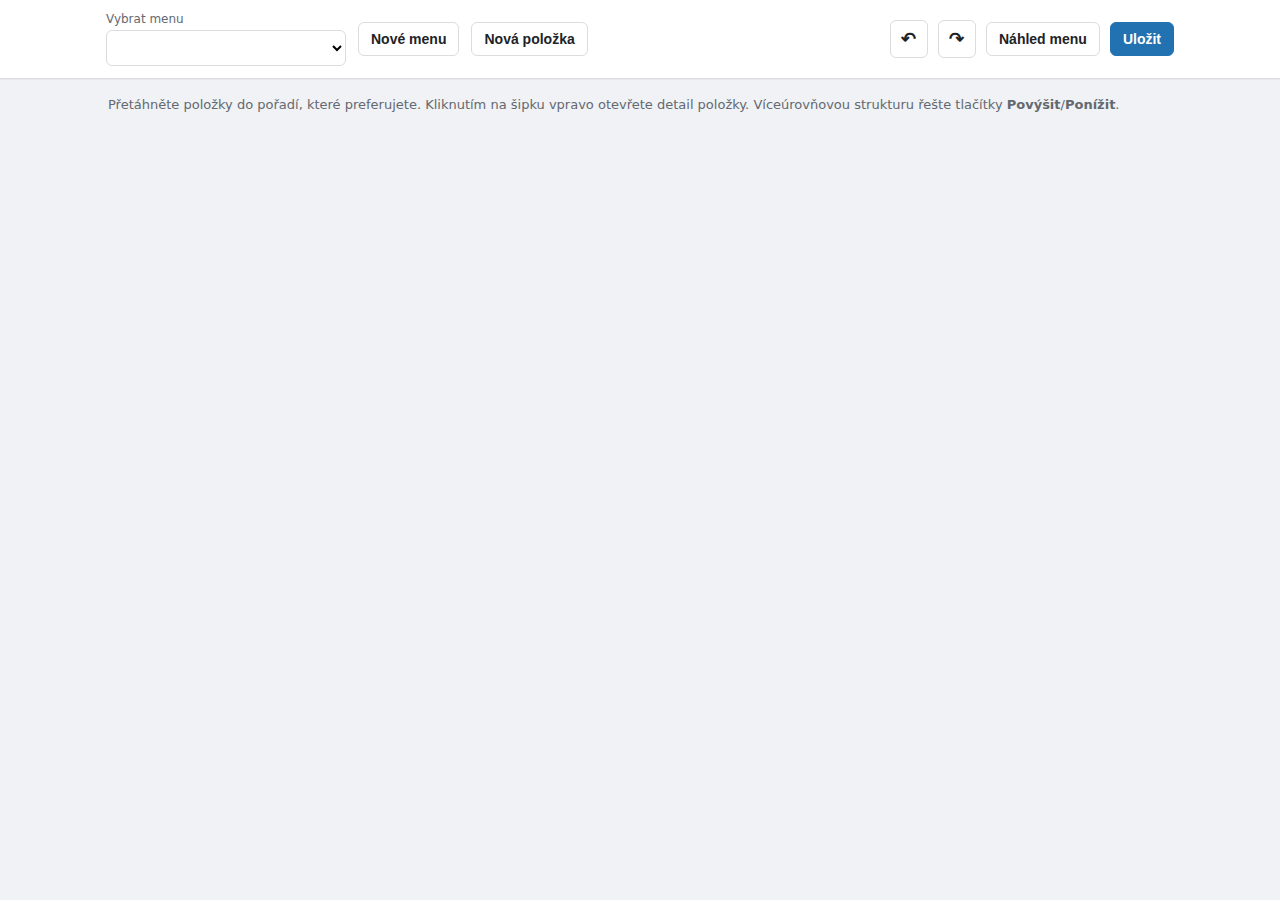
<file: menu/index.html>
<!DOCTYPE html>
<html lang="cs">
<head>
  <meta charset="utf-8" />
  <meta name="viewport" content="width=device-width,initial-scale=1" />
  <title>Menu</title>
  <link rel="icon" href="data:," />
  <link rel="stylesheet" href="styles.css" />
</head>
<body>
  <div class="topbar">
    <div class="inner">
      <div class="field">
        <label for="menuSelect">Vybrat menu</label>
        <select id="menuSelect"></select>
      </div>

      <button class="btn" id="newMenuBtn" title="Vytvořit nové menu">Nové menu</button>
      <button class="btn" id="newItemBtn" title="Přidat položku do aktuálního menu">Nová položka</button>

      <div class="spacer"></div>

      <div class="top-actions-right">
        <button class="btn icon-only" id="undoBtn" title="Zpět" aria-label="Zpět">
          <span aria-hidden="true">↶</span>
        </button>
        <button class="btn icon-only" id="redoBtn" title="Znovu" aria-label="Znovu">
          <span aria-hidden="true">↷</span>
        </button>
        <button class="btn" id="previewBtn">Náhled menu</button>
        <button class="btn primary" id="saveBtn">Uložit</button>
      </div>
    </div>
  </div>

  <div class="wrap">
    <div class="notice">
      Přetáhněte položky do pořadí, které preferujete. Kliknutím na šipku vpravo otevřete detail položky.
      Víceúrovňovou strukturu řešte tlačítky <b>Povýšit</b>/<b>Ponížit</b>.
    </div>

    <div id="list" class="list"></div>
  </div>

  <div id="trashDropzone" class="trash-dropzone" aria-hidden="true">
    <div class="trash-icon" aria-hidden="true">🗑️</div>
    <div>
      <strong>Přetáhněte sem pro smazání položky</strong>
      <div>Po puštění bude odstraněna položka i její podřízené položky.</div>
    </div>
  </div>

  <div id="modalBackdrop" class="modal-backdrop" hidden></div>

  <div id="newMenuModal" class="modal" role="dialog" aria-modal="true" aria-labelledby="newMenuTitle" hidden>
    <div class="modal-head">
      <h2 id="newMenuTitle">Nové menu</h2>
      <button type="button" class="icon-close" data-close-modal="newMenuModal" aria-label="Zavřít">×</button>
    </div>
    <form id="newMenuForm" class="modal-body">
      <div>
        <label for="newMenuName">Název</label>
        <input id="newMenuName" name="name" type="text" required placeholder="Např. Hlavní menu" />
      </div>
      <div>
        <label for="newMenuId">ID</label>
        <input id="newMenuId" name="id" type="text" readonly />
      </div>
      <div>
        <label for="newMenuLocation">Umístění menu</label>
        <select id="newMenuLocation" name="location">
          <option value="header">Záhlaví</option>
          <option value="footer">Zápatí</option>
        </select>
      </div>
      <div>
        <label for="newMenuDepth">Max-depth</label>
        <input id="newMenuDepth" name="maxDepth" type="number" min="0" max="10" value="2" required />
      </div>
      <div class="modal-actions">
        <button type="button" class="btn" data-close-modal="newMenuModal">Zrušit</button>
        <button type="submit" class="btn primary">Vytvořit menu</button>
      </div>
    </form>
  </div>

  <div id="previewModal" class="modal preview-modal" role="dialog" aria-modal="true" aria-labelledby="previewTitle" hidden>
    <div class="modal-head">
      <h2 id="previewTitle">Náhled menu</h2>
      <button type="button" class="icon-close" data-close-modal="previewModal" aria-label="Zavřít">×</button>
    </div>
    <div id="previewContent" class="modal-body"></div>
  </div>

  <div id="toast" class="toast"></div>

  <script src="app.js"></script>
</body>
</html>
</file>
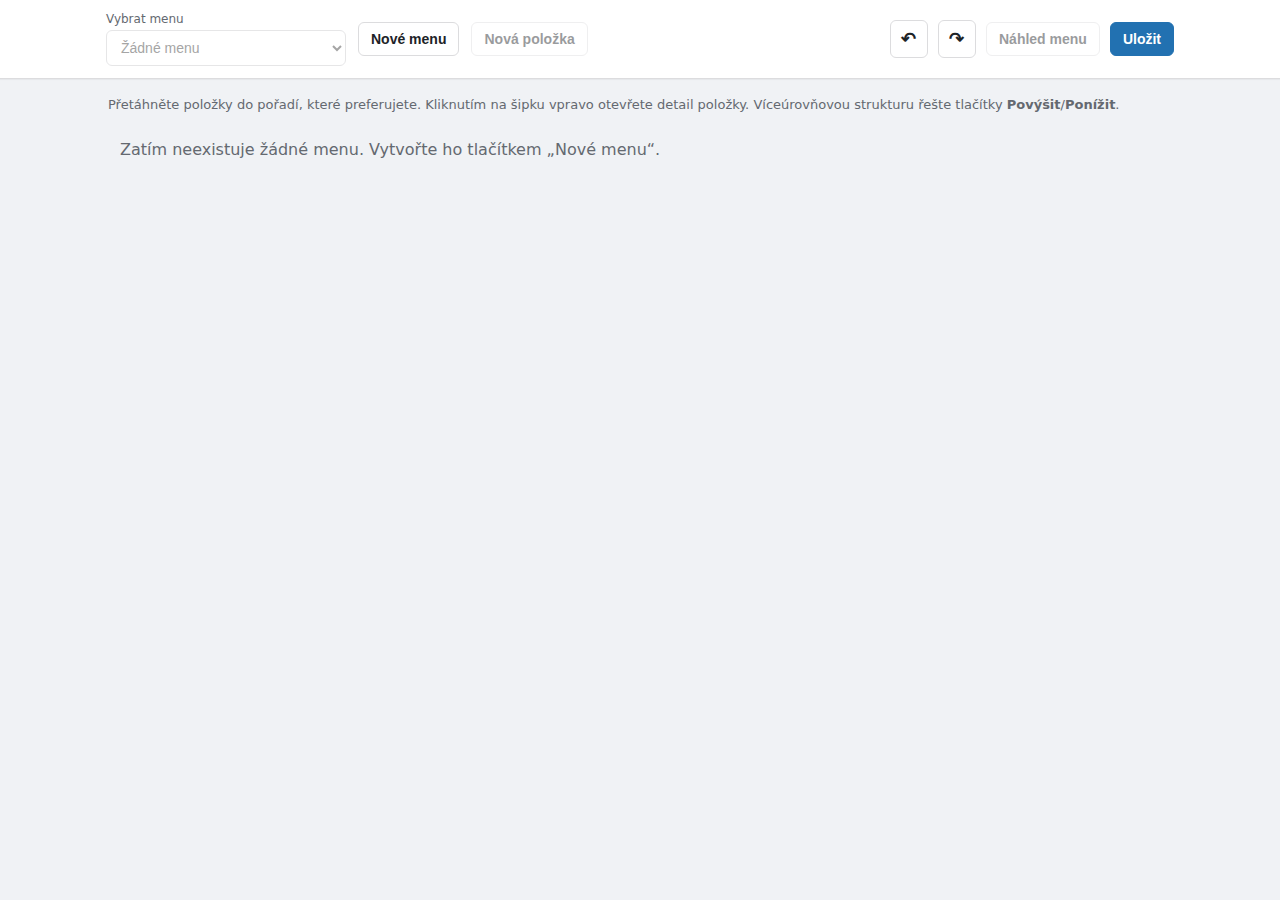
<file: menu2/index.html>
<!DOCTYPE html>
<html lang="cs">
<head>
  <meta charset="utf-8" />
  <meta name="viewport" content="width=device-width,initial-scale=1" />
  <title>Menu</title>
  <link rel="icon" href="data:," />
  <link rel="stylesheet" href="styles.css" />
</head>
<body>
  <div class="topbar">
    <div class="inner">
      <div class="field">
        <label for="menuSelect">Vybrat menu</label>
        <select id="menuSelect"></select>
      </div>

      <button class="btn" id="newMenuBtn" title="Vytvořit nové menu">Nové menu</button>
      <button class="btn" id="newItemBtn" title="Přidat položku do aktuálního menu">Nová položka</button>

      <div class="spacer"></div>

      <div class="top-actions-right">
        <button class="btn icon-only" id="undoBtn" title="Zpět" aria-label="Zpět">
          <span aria-hidden="true">↶</span>
        </button>
        <button class="btn icon-only" id="redoBtn" title="Znovu" aria-label="Znovu">
          <span aria-hidden="true">↷</span>
        </button>
        <button class="btn" id="previewBtn">Náhled menu</button>
        <button class="btn primary" id="saveBtn">Uložit</button>
      </div>
    </div>
  </div>

  <div class="wrap">
    <div class="notice">
      Přetáhněte položky do pořadí, které preferujete. Kliknutím na šipku vpravo otevřete detail položky.
      Víceúrovňovou strukturu řešte tlačítky <b>Povýšit</b>/<b>Ponížit</b>.
    </div>

    <div id="list" class="list"></div>
  </div>

  <div id="trashDropzone" class="trash-dropzone" aria-hidden="true">
    <div class="trash-icon" aria-hidden="true">🗑️</div>
    <div>
      <strong>Přetáhněte sem pro smazání položky</strong>
      <div>Po puštění bude odstraněna položka i její podřízené položky.</div>
    </div>
  </div>

  <div id="modalBackdrop" class="modal-backdrop" hidden></div>

  <div id="newMenuModal" class="modal" role="dialog" aria-modal="true" aria-labelledby="newMenuTitle" hidden>
    <div class="modal-head">
      <h2 id="newMenuTitle">Nové menu</h2>
      <button type="button" class="icon-close" data-close-modal="newMenuModal" aria-label="Zavřít">×</button>
    </div>
    <form id="newMenuForm" class="modal-body">
      <div>
        <label for="newMenuName">Název</label>
        <input id="newMenuName" name="name" type="text" required placeholder="Např. Hlavní menu" />
      </div>
      <div>
        <label for="newMenuId">ID</label>
        <input id="newMenuId" name="id" type="text" readonly />
      </div>
      <div>
        <label for="newMenuLocation">Umístění menu</label>
        <select id="newMenuLocation" name="location">
          <option value="header">Záhlaví</option>
          <option value="footer">Zápatí</option>
        </select>
      </div>
      <div>
        <label for="newMenuDepth">Max-depth</label>
        <input id="newMenuDepth" name="maxDepth" type="number" min="0" max="10" value="2" required />
      </div>
      <div class="modal-actions">
        <button type="button" class="btn" data-close-modal="newMenuModal">Zrušit</button>
        <button type="submit" class="btn primary">Vytvořit menu</button>
      </div>
    </form>
  </div>


  <div id="unsavedChangesModal" class="modal confirm-modal" role="dialog" aria-modal="true" aria-labelledby="unsavedChangesTitle" hidden>
    <div class="modal-head">
      <h2 id="unsavedChangesTitle">Neuložené úpravy</h2>
      <button type="button" class="icon-close" data-close-modal="unsavedChangesModal" aria-label="Zavřít">×</button>
    </div>
    <div class="modal-body">
      <p class="confirm-text">Máte neuložené změny. Přejete si je uložit, nebo zahodit?</p>
      <div class="modal-actions">
        <button type="button" class="btn primary" id="saveAndSwitchBtn">Uložit</button>
        <button type="button" class="btn" id="discardAndSwitchBtn">Zahodit změny</button>
      </div>
    </div>
  </div>

  <div id="previewModal" class="modal preview-modal" role="dialog" aria-modal="true" aria-labelledby="previewTitle" hidden>
    <div class="modal-head">
      <h2 id="previewTitle">Náhled menu</h2>
      <button type="button" class="icon-close" data-close-modal="previewModal" aria-label="Zavřít">×</button>
    </div>
    <div id="previewContent" class="modal-body"></div>
  </div>

  <div id="toast" class="toast"></div>

  <script src="app.js"></script>
</body>
</html>
</file>
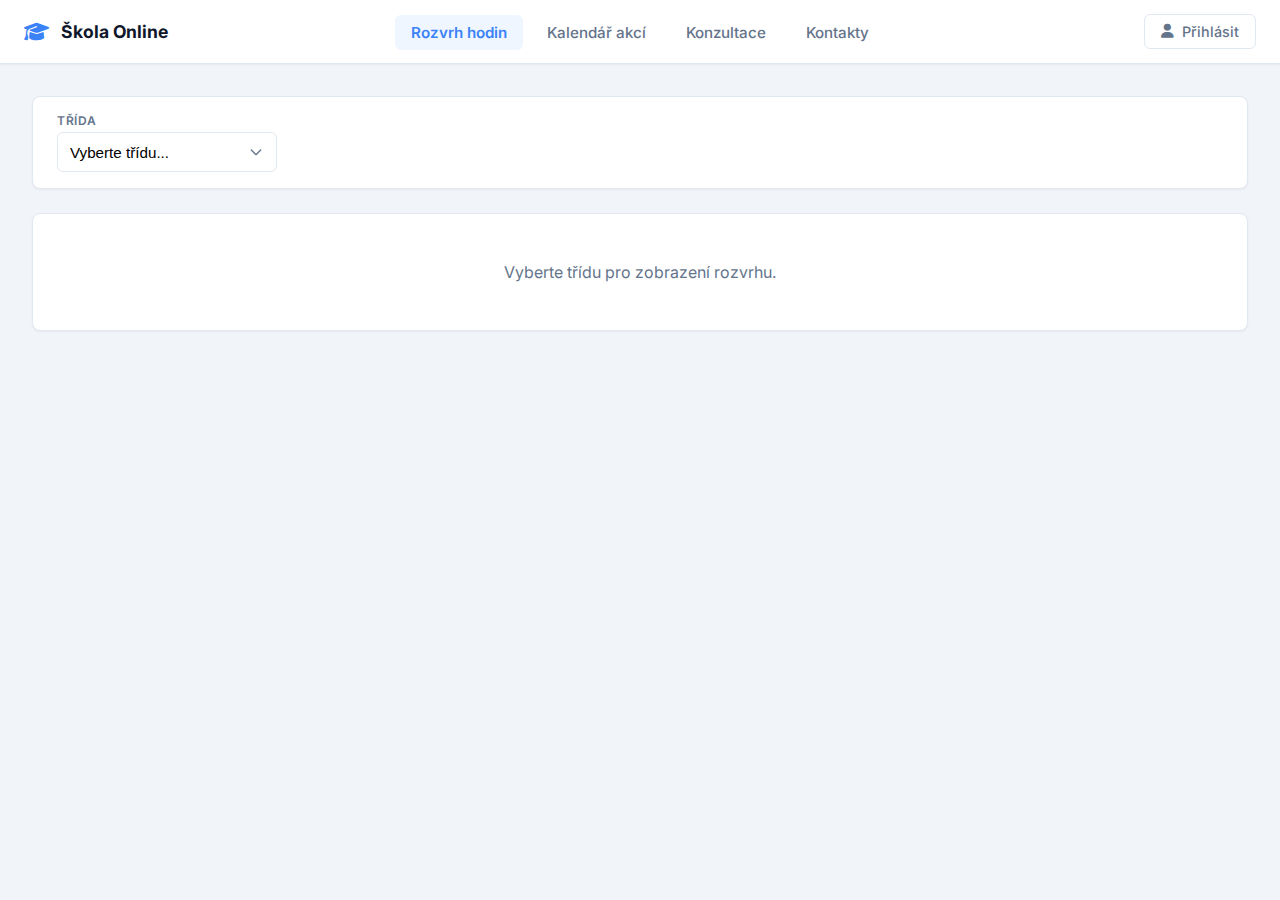
<file: portal/index.html>
<!DOCTYPE html>
<html lang="cs">

<head>
    <meta charset="UTF-8">
    <meta name="viewport" content="width=device-width, initial-scale=1.0">
    <title>Školní Informační Systém</title>
    <link rel="preconnect" href="https://fonts.googleapis.com">
    <link rel="preconnect" href="https://fonts.gstatic.com" crossorigin>
    <link href="https://fonts.googleapis.com/css2?family=Inter:wght@300;400;500;600;700&display=swap" rel="stylesheet">
    <link rel="stylesheet" href="css/style.css">
    <link rel="stylesheet" href="https://cdnjs.cloudflare.com/ajax/libs/font-awesome/6.4.0/css/all.min.css">
</head>

<body>
    <div class="app-container">
        <!-- Main Content Area (Full Width) -->
        <main class="main-content">
            <!-- Header -->
            <header class="top-bar">
                <div class="logo-area">
                    <i class="fa-solid fa-graduation-cap"></i>
                    <span>Škola Online</span>
                </div>

                <!-- Main Navigation (Centered) -->
                <nav class="main-nav">
                    <ul>
                        <li class="active" data-tab="schedule">
                            <a href="#">Rozvrh hodin</a>
                        </li>
                        <li data-tab="events">
                            <a href="#">Kalendář akcí</a>
                        </li>
                        <li data-tab="consultations">
                            <a href="#">Konzultace</a>
                        </li>
                        <li data-tab="contacts">
                            <a href="#">Kontakty</a>
                        </li>
                    </ul>
                </nav>

                <!-- Right Side: Date & Login -->
                <div class="header-actions">
                    <a href="admin.html" class="btn-login">
                        <i class="fa-solid fa-user"></i> Přihlásit
                    </a>
                </div>
            </header>

            <!-- Views -->
            <div class="content-wrapper">
                <div id="view-schedule" class="view active">
                    <div class="filters-panel">
                        <div class="filter-group">
                            <label for="class-select">Třída</label>
                            <div class="select-wrapper">
                                <select id="class-select">
                                    <option value="">Vyberte třídu...</option>
                                    <!-- Populated by JS -->
                                </select>
                            </div>
                        </div>

                        <div class="filter-group" id="schedule-mode-filter" style="display: none;">
                            <label>Typ rozvrhu</label>
                            <div class="seg-control">
                                <label>
                                    <input type="radio" name="schedule-mode" value="permanent">
                                    <span>Stálý</span>
                                </label>
                                <label>
                                    <input type="radio" name="schedule-mode" value="current" checked>
                                    <span>Tento týden</span>
                                </label>
                                <label>
                                    <input type="radio" name="schedule-mode" value="next">
                                    <span>Příští týden</span>
                                </label>
                            </div>
                        </div>
                    </div>

                    <div class="schedule-grid-container">
                        <div class="schedule-header">
                            <div class="time-header empty"></div>
                            <!-- Hours generated by JS -->
                        </div>
                        <div class="schedule-body" id="schedule-body">
                            <!-- Days and Cells generated by JS -->
                        </div>
                    </div>
                </div>

                <div id="view-events" class="view">
                    <div class="controls-bar"
                        style="justify-content: center; border: none; box-shadow: none; background: transparent;">
                        <div class="calendar-controls">
                            <button class="btn-secondary" id="cal-prev"><i
                                    class="fa-solid fa-chevron-left"></i></button>
                            <h2 id="calendar-month-year">Únor 2026</h2>
                            <button class="btn-secondary" id="cal-next"><i
                                    class="fa-solid fa-chevron-right"></i></button>
                        </div>
                    </div>
                    <div class="calendar-layout">
                        <div class="calendar-main">
                            <div class="calendar-grid" id="calendar-grid">
                                <!-- Calendar generated by JS -->
                            </div>
                        </div>
                        <div class="events-sidebar">
                            <div class="events-list" id="events-list">
                                <h3>Nadcházející akce</h3>
                                <!-- List items generated by JS -->
                            </div>
                        </div>
                    </div>
                </div>

                <div id="view-consultations" class="view">
                    <h2 class="section-title">Konzultační hodiny</h2>
                    <div class="staff-grid" id="consultations-grid">
                        <!-- Cards generated by JS -->
                    </div>
                </div>

                <div id="view-contacts" class="view">
                    <h2 class="section-title">Kontakty na vyučující</h2>
                    <div class="staff-grid" id="contacts-grid">
                        <!-- Cards generated by JS -->
                    </div>
                </div>
            </div>
        </main>

        <!-- Detail Sidebar (Overlay) -->
        <div class="detail-overlay" id="detail-overlay">
            <div class="detail-sidebar">
                <button class="close-btn" id="close-detail"><i class="fa-solid fa-xmark"></i></button>
                <div id="detail-content">
                    <!-- Content injected by JS -->
                </div>
            </div>
        </div>
    </div>

    <script src="js/mock-data.js"></script>
    <script src="js/app.js"></script>
</body>

</html>
</file>
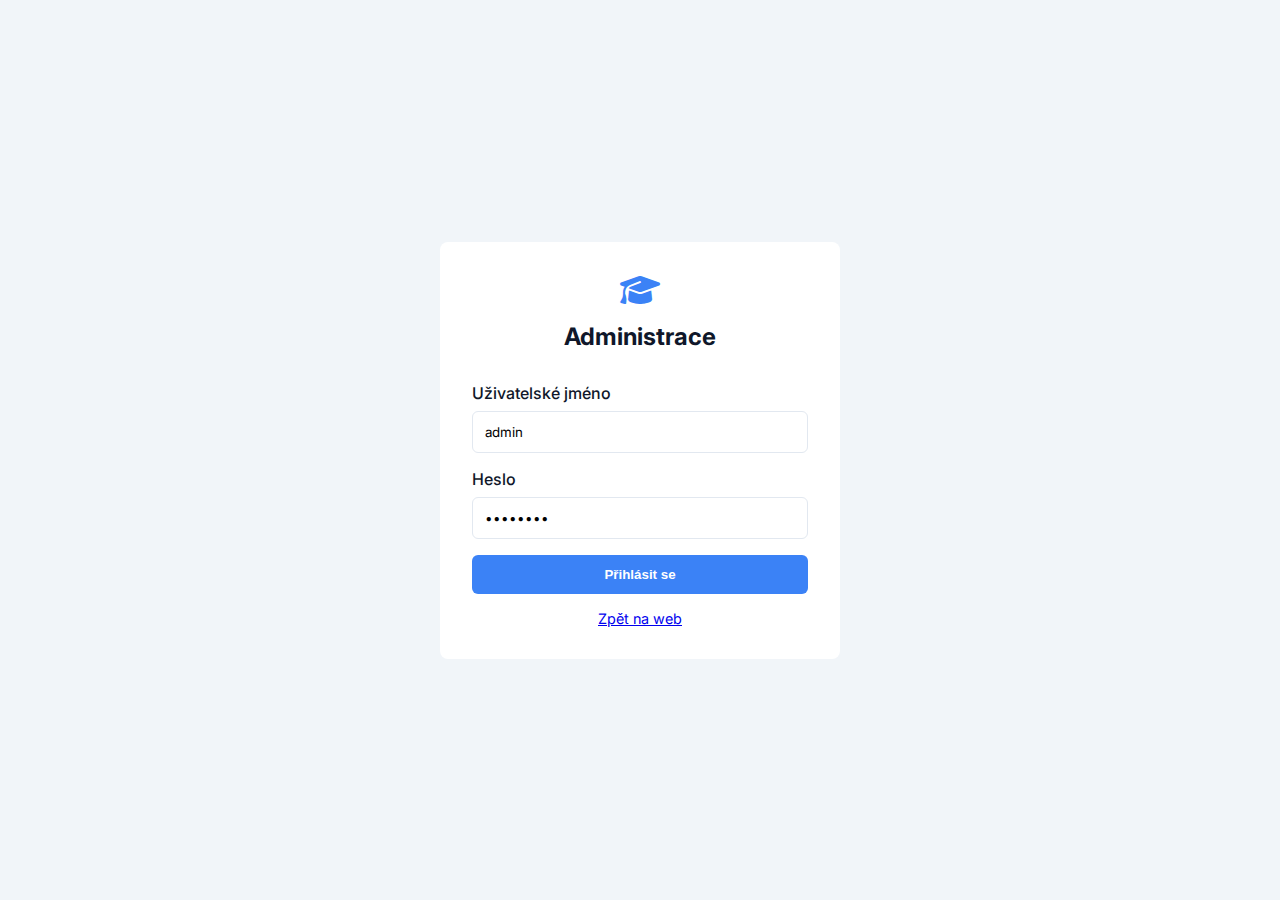
<file: portal/admin.html>
<!DOCTYPE html>
<html lang="cs">

<head>
    <meta charset="UTF-8">
    <meta name="viewport" content="width=device-width, initial-scale=1.0">
    <title>Administrace - Školní Informační Systém</title>
    <link rel="preconnect" href="https://fonts.googleapis.com">
    <link href="https://fonts.googleapis.com/css2?family=Inter:wght@300;400;500;600;700&display=swap" rel="stylesheet">
    <link rel="stylesheet" href="css/style.css">
    <link rel="stylesheet" href="https://cdnjs.cloudflare.com/ajax/libs/font-awesome/6.4.0/css/all.min.css">
    <style>
        .admin-login-container {
            display: flex;
            align-items: center;
            justify-content: center;
            height: 100vh;
            background: #f1f5f9;
        }

        .login-card {
            background: white;
            padding: 2rem;
            border-radius: var(--radius-lg);
            box-shadow: var(--shadow-lg);
            width: 100%;
            max-width: 400px;
        }

        .form-group {
            margin-bottom: 1rem;
        }

        .form-group label {
            display: block;
            margin-bottom: 0.5rem;
            font-weight: 500;
        }

        .form-group input {
            width: 100%;
            padding: 0.75rem;
            border: 1px solid var(--border-color);
            border-radius: var(--radius-md);
            font-family: inherit;
        }

        .btn-primary {
            width: 100%;
            padding: 0.75rem;
            background: var(--primary-color);
            color: white;
            border: none;
            border-radius: var(--radius-md);
            font-weight: 600;
            cursor: pointer;
            transition: background 0.2s;
        }

        .btn-primary:hover {
            background: var(--primary-dark);
        }

        /* Admin Dashboard Styles */
        .admin-dashboard {
            display: none;
            padding: 2rem;
            max-width: 1200px;
            margin: 0 auto;
        }

        .dashboard-grid {
            display: grid;
            grid-template-columns: repeat(auto-fit, minmax(300px, 1fr));
            gap: 1.5rem;
            margin-bottom: 2rem;
        }

        .stat-card {
            background: white;
            padding: 1.5rem;
            border-radius: var(--radius-lg);
            box-shadow: var(--shadow-sm);
            border: 1px solid var(--border-color);
        }

        .stat-card h3 {
            color: var(--text-muted);
            font-size: 0.9rem;
            margin-bottom: 0.5rem;
        }

        .stat-value {
            font-size: 2rem;
            font-weight: 700;
            color: var(--primary-color);
        }

        .action-list {
            display: flex;
            flex-direction: column;
            gap: 1rem;
        }

        .log-viewer {
            background: #1e293b;
            color: #e2e8f0;
            padding: 1rem;
            border-radius: var(--radius-md);
            font-family: monospace;
            height: 400px;
            overflow-y: auto;
            white-space: pre-wrap;
            font-size: 0.85rem;
        }

        .nav-admin {
            display: flex;
            justify-content: space-between;
            align-items: center;
            margin-bottom: 2rem;
        }

        .status-badge {
            display: inline-flex;
            align-items: center;
            gap: 0.5rem;
            padding: 0.25rem 0.75rem;
            border-radius: 999px;
            font-size: 0.85rem;
            font-weight: 500;
        }

        .status-ok {
            background: #dcfce7;
            color: #166534;
        }

        .status-err {
            background: #fee2e2;
            color: #991b1b;
        }
    </style>
</head>

<body>

    <!-- Login Screen -->
    <div class="admin-login-container" id="login-screen">
        <div class="login-card">
            <div style="text-align: center; margin-bottom: 2rem;">
                <i class="fa-solid fa-graduation-cap" style="font-size: 2rem; color: var(--primary-color);"></i>
                <h2 style="margin-top: 1rem;">Administrace</h2>
            </div>
            <form id="login-form">
                <div class="form-group">
                    <label>Uživatelské jméno</label>
                    <input type="text" value="admin" id="username">
                </div>
                <div class="form-group">
                    <label>Heslo</label>
                    <input type="password" value="password" id="password">
                </div>
                <button type="submit" class="btn-primary">Přihlásit se</button>
            </form>
            <p style="text-align: center; margin-top: 1rem; font-size: 0.9rem; color: var(--text-muted);">
                <a href="index.html">Zpět na web</a>
            </p>
        </div>
    </div>

    <!-- Dashboard -->
    <div class="admin-dashboard" id="dashboard">
        <div class="nav-admin">
            <h2><i class="fa-solid fa-gauge-high"></i> Dashboard</h2>
            <div style="display: flex; gap: 1rem; align-items: center;">
                <span>Přihlášen: <strong>admin</strong></span>
                <button class="btn-secondary" id="logout-btn" title="Odhlásit"><i
                        class="fa-solid fa-right-from-bracket"></i></button>
            </div>
        </div>

        <div class="dashboard-grid">
            <div class="stat-card">
                <h3>Stav databáze</h3>
                <div class="status-badge status-ok"><i class="fa-solid fa-check"></i> Připojeno</div>
            </div>
            <div class="stat-card">
                <h3>Poslední import</h3>
                <div style="font-size: 1.2rem; font-weight: 600;">Dnes, 02:10</div>
                <small style="color: var(--text-muted);">Automatický běh (CRON)</small>
            </div>
            <div class="stat-card">
                <h3>Chybovost</h3>
                <div class="stat-value" style="color: #22c55e;">0%</div>
                <small>Za posledních 24h</small>
            </div>
        </div>

        <div class="dashboard-grid" style="grid-template-columns: 1fr 2fr;">
            <!-- Actions -->
            <div class="stat-card">
                <h3 style="margin-bottom: 1rem;">Ruční synchronizace</h3>
                <div class="action-list">
                    <div class="form-group">
                        <label>Vyberte typ importu</label>
                        <select id="import-type"
                            style="width: 100%; padding: 0.5rem; margin-bottom: 0.5rem; border-radius: var(--radius-md); border: 1px solid var(--border-color);">
                            <option value="timetable_permanent">Stálý rozvrh</option>
                            <option value="timetable_actual">Aktuální rozvrh</option>
                            <option value="events">Kalendář akcí</option>
                            <option value="staff">Zaměstnanci</option>
                        </select>
                    </div>
                    <button class="btn-primary" id="run-import-btn"><i class="fa-solid fa-rotate"></i> Spustit
                        import</button>
                </div>
            </div>

            <!-- Log Viewer -->
            <div class="stat-card">
                <div style="display: flex; justify-content: space-between; margin-bottom: 1rem;">
                    <h3>Logy aplikace (Tail)</h3>
                    <select id="log-file-select" style="padding: 0.2rem; font-size: 0.8rem;">
                        <option value="import_timetable.log">import_timetable.log</option>
                        <option value="import_events.log">import_events.log</option>
                        <option value="app_error.log">app_error.log</option>
                    </select>
                </div>
                <div class="log-viewer" id="log-content">Načítám logy...</div>
            </div>
        </div>
    </div>

    <script src="js/mock-data.js"></script>
    <script>
        // Simple Admin Logic embedded or linked
        const loginScreen = document.getElementById('login-screen');
        const dashboard = document.getElementById('dashboard');
        const loginForm = document.getElementById('login-form');
        const logoutBtn = document.getElementById('logout-btn');
        const runImportBtn = document.getElementById('run-import-btn');
        const logContent = document.getElementById('log-content');

        loginForm.addEventListener('submit', (e) => {
            e.preventDefault();
            // Mock auth
            loginScreen.style.display = 'none';
            dashboard.style.display = 'block';
            loadLogs();
        });

        logoutBtn.addEventListener('click', () => {
            loginScreen.style.display = 'flex';
            dashboard.style.display = 'none';
        });

        runImportBtn.addEventListener('click', () => {
            const type = document.getElementById('import-type').value;
            runImportBtn.disabled = true;
            runImportBtn.innerHTML = '<i class="fa-solid fa-spinner fa-spin"></i> Spouštím...';

            // Simulate API call
            setTimeout(() => {
                runImportBtn.disabled = false;
                runImportBtn.innerHTML = '<i class="fa-solid fa-rotate"></i> Spustit import';
                const now = new Date().toISOString().replace('T', ' ').substring(0, 19);
                const logLine = `${now} | manual | ${type} | OK | upsert=${Math.floor(Math.random() * 100)}`;
                appendLog(logLine);
                alert('Import dokončen!');
            }, 1500);
        });

        function loadLogs() {
            // Load mock logs
            logContent.textContent = mockData.logs.join('\n') + '\n...';
        }

        function appendLog(line) {
            logContent.textContent += '\n' + line;
            logContent.scrollTop = logContent.scrollHeight;
        }
    </script>
</body>

</html>
</file>
<file: menu/styles.css>
:root{
  --bg:#f0f2f5;
  --panel:#ffffff;
  --border:#dcdcde;
  --muted:#646970;
  --text:#1d2327;
  --blue:#2271b1;
  --blue2:#135e96;
  --danger:#b32d2e;
  --danger-soft:#fff1f1;
  --shadow:0 1px 1px rgba(0,0,0,.04);
  --radius:6px;
  --indent:30px;
  --rowpad:12px;
  --font: system-ui,-apple-system,Segoe UI,Roboto,Helvetica,Arial,"Apple Color Emoji","Segoe UI Emoji";
}
*{box-sizing:border-box}
body{margin:0;font-family:var(--font);color:var(--text);background:var(--bg)}

.topbar{position:sticky;top:0;z-index:10;background:var(--panel);border-bottom:1px solid var(--border);box-shadow:var(--shadow)}
.topbar .inner{max-width:1100px;margin:0 auto;padding:12px 16px;display:flex;gap:12px;align-items:center;flex-wrap:wrap}
.topbar label{color:var(--muted);font-size:12px;display:block;margin-bottom:4px}
.field{display:flex;flex-direction:column;min-width:240px}
.top-actions-right{display:flex;gap:10px;align-items:center}

select,input[type="text"],input[type="url"],input[type="number"]{width:100%;padding:8px 10px;border:1px solid var(--border);border-radius:var(--radius);outline:none;background:#fff;font-size:14px}
select:focus,input:focus{border-color:rgba(34,113,177,.6);box-shadow:0 0 0 3px rgba(34,113,177,.15)}

.btn{border:1px solid var(--border);background:#fff;padding:8px 12px;border-radius:var(--radius);cursor:pointer;font-weight:600;font-size:14px;color:var(--text)}
.btn.primary{background:var(--blue);border-color:var(--blue);color:#fff}
.btn.primary:hover{background:var(--blue2);border-color:var(--blue2)}
.btn:hover{border-color:#c3c4c7}
.btn:active{transform:translateY(1px)}
.btn.danger{color:#fff;background:var(--danger);border-color:var(--danger)}
.btn.icon-only{width:38px;height:38px;padding:0;display:grid;place-items:center;font-size:18px}
.btn:disabled{opacity:.45;cursor:not-allowed;transform:none}
.spacer{flex:1}

.wrap{max-width:1100px;margin:18px auto 120px;padding:0 16px}
.notice{color:var(--muted);font-size:13px;margin:14px 2px}

.list{background:transparent}
.menu-row{margin:10px 0;padding-left:calc(var(--lvl, 0) * var(--indent))}
.menu-item{background:var(--panel);border:1px solid var(--border);border-radius:var(--radius);box-shadow:var(--shadow);max-width:860px;width:100%;overflow:hidden}
.menu-item.dragging{opacity:.6;outline:2px dashed rgba(34,113,177,.6);outline-offset:2px}
.menu-item .head{display:flex;align-items:center;gap:10px;padding:var(--rowpad);cursor:grab}
.menu-item .head:active{cursor:grabbing}
.title{font-weight:700;flex:1;display:flex;align-items:center;gap:8px;min-width:0}
.title .badge{font-size:12px;color:var(--muted);font-weight:600;border:1px solid var(--border);padding:2px 8px;border-radius:999px;white-space:nowrap}
.title .txt{overflow:hidden;text-overflow:ellipsis;white-space:nowrap}
.toggle{width:34px;height:34px;border:1px solid var(--border);border-radius:8px;display:grid;place-items:center;background:#fff;cursor:pointer}
.toggle:hover{border-color:#c3c4c7}
.toggle svg{width:16px;height:16px;transition:transform .15s ease}
.menu-item.open .toggle svg{transform:rotate(180deg)}

.details{display:none;border-top:1px solid var(--border);padding:14px 14px 10px;background:#fbfbfc}
.menu-item.open .details{display:block}
.grid{display:grid;grid-template-columns:1fr;gap:12px}
.grid .full{grid-column:1 / -1}
.actions{margin-top:10px;display:flex;flex-wrap:wrap;gap:10px;align-items:center}
.actions .links{font-size:13px;color:var(--muted);display:flex;flex-wrap:wrap;gap:12px;align-items:center}
.linkbtn{border:none;background:transparent;color:var(--blue);cursor:pointer;padding:0;font-size:13px;font-weight:600}
.linkbtn:hover{color:var(--blue2);text-decoration:underline}
.meta{margin-top:10px;font-size:12px;color:var(--muted)}

.drop-hint{height:0;border-top:2px solid rgba(34,113,177,.65);margin:0;display:none}
.drop-hint.show{display:block}

.trash-dropzone{position:fixed;left:16px;right:16px;bottom:16px;padding:14px 16px;border:1px dashed var(--danger);border-radius:12px;background:var(--danger-soft);color:var(--danger);display:flex;align-items:center;gap:12px;box-shadow:0 8px 24px rgba(0,0,0,.08);opacity:0;pointer-events:none;transform:translateY(20px);transition:opacity .15s ease,transform .15s ease;z-index:35}
.trash-dropzone.show{opacity:1;pointer-events:auto;transform:translateY(0)}
.trash-dropzone.active{background:#ffe4e4;border-style:solid}
.trash-icon{font-size:24px;line-height:1}
.trash-dropzone strong{display:block;margin-bottom:2px}
.trash-dropzone div{font-size:13px}

.modal-backdrop{position:fixed;inset:0;background:rgba(0,0,0,.45);z-index:39}
.modal{position:fixed;top:50%;left:50%;transform:translate(-50%,-50%);width:min(620px,calc(100vw - 24px));max-height:85vh;overflow:auto;background:var(--panel);border:1px solid var(--border);border-radius:10px;box-shadow:0 20px 48px rgba(0,0,0,.18);z-index:40}
.modal-head{padding:14px 16px;border-bottom:1px solid var(--border);display:flex;align-items:center;justify-content:space-between}
.modal-head h2{margin:0;font-size:20px}
.icon-close{border:none;background:transparent;font-size:30px;line-height:1;cursor:pointer;color:var(--muted)}
.modal-body{padding:16px;display:grid;gap:12px}
.modal-body label{display:block;color:var(--muted);font-size:12px;margin-bottom:4px}
.modal-actions{display:flex;justify-content:flex-end;gap:10px;margin-top:6px}

.preview-modal{width:min(820px,calc(100vw - 24px))}
.preview-nav{background:#fff;border:1px solid var(--border);border-radius:8px;padding:10px;overflow:auto}
.preview-menu-list{list-style:none;margin:0;padding:0}
.preview-menu-item{position:relative}
.preview-link{display:flex;align-items:center;gap:8px;padding:9px 10px;color:var(--text);text-decoration:none;font-weight:600;border-radius:6px}
.preview-link:hover{background:#f0f2f5;color:var(--blue)}
.preview-marker{color:var(--muted);font-size:12px;margin-left:auto}
.preview-submenu{padding-left:18px}

.toast{position:fixed;right:16px;bottom:16px;background:rgba(29,35,39,.94);color:#fff;padding:10px 12px;border-radius:10px;box-shadow:0 8px 22px rgba(0,0,0,.25);font-size:13px;transform:translateY(12px);opacity:0;pointer-events:none;transition:opacity .2s ease,transform .2s ease}
.toast.show{opacity:1;transform:translateY(0)}
</file>
<file: menu2/styles.css>
:root {
  --bg: #f0f2f5;
  --panel: #ffffff;
  --border: #dcdcde;
  --muted: #646970;
  --text: #1d2327;
  --blue: #2271b1;
  --blue2: #135e96;
  --danger: #b32d2e;
  --danger-soft: #fff1f1;
  --shadow: 0 1px 1px rgba(0, 0, 0, .04);
  --radius: 6px;
  --indent: 30px;
  --rowpad: 12px;
  --font: system-ui, -apple-system, Segoe UI, Roboto, Helvetica, Arial, "Apple Color Emoji", "Segoe UI Emoji";
}

* {
  box-sizing: border-box
}

body {
  margin: 0;
  font-family: var(--font);
  color: var(--text);
  background: var(--bg)
}

.topbar {
  position: sticky;
  top: 0;
  z-index: 10;
  background: var(--panel);
  border-bottom: 1px solid var(--border);
  box-shadow: var(--shadow)
}

.topbar .inner {
  max-width: 1100px;
  margin: 0 auto;
  padding: 12px 16px;
  display: flex;
  gap: 12px;
  align-items: center;
  flex-wrap: wrap
}

.topbar label {
  color: var(--muted);
  font-size: 12px;
  display: block;
  margin-bottom: 4px
}

.field {
  display: flex;
  flex-direction: column;
  min-width: 240px
}

.top-actions-right {
  display: flex;
  gap: 10px;
  align-items: center
}

select,
input[type="text"],
input[type="url"],
input[type="number"] {
  width: 100%;
  padding: 8px 10px;
  border: 1px solid var(--border);
  border-radius: var(--radius);
  outline: none;
  background: #fff;
  font-size: 14px
}

select:focus,
input:focus {
  border-color: rgba(34, 113, 177, .6);
  box-shadow: 0 0 0 3px rgba(34, 113, 177, .15)
}

.btn {
  border: 1px solid var(--border);
  background: #fff;
  padding: 8px 12px;
  border-radius: var(--radius);
  cursor: pointer;
  font-weight: 600;
  font-size: 14px;
  color: var(--text)
}

.btn.primary {
  background: var(--blue);
  border-color: var(--blue);
  color: #fff
}

.btn.primary:hover {
  background: var(--blue2);
  border-color: var(--blue2)
}

.btn:hover {
  border-color: #c3c4c7
}

.btn:active {
  transform: translateY(1px)
}

.btn.danger {
  color: #fff;
  background: var(--danger);
  border-color: var(--danger)
}

.btn.icon-only {
  width: 38px;
  height: 38px;
  padding: 0;
  display: grid;
  place-items: center;
  font-size: 18px
}

.btn:disabled {
  opacity: .45;
  cursor: not-allowed;
  transform: none
}

.spacer {
  flex: 1
}

.wrap {
  max-width: 1100px;
  margin: 18px auto 120px;
  padding: 0 16px
}

.notice {
  color: var(--muted);
  font-size: 13px;
  margin: 14px 2px
}

.list {
  background: transparent
}

.menu-row {
  margin: 10px 0;
  padding-left: calc(var(--lvl, 0) * var(--indent))
}

.menu-item {
  background: var(--panel);
  border: 1px solid var(--border);
  border-radius: var(--radius);
  box-shadow: var(--shadow);
  max-width: 860px;
  width: 100%;
  overflow: hidden;
  transition: box-shadow 0.2s, border-color 0.2s;
}

.menu-item.dragging {
  opacity: .6;
  outline: 2px dashed rgba(34, 113, 177, .6);
  outline-offset: 2px
}

.menu-item.drop-target-parent {
  border-color: var(--blue);
  box-shadow: 0 0 0 1px var(--blue);
  background: #f0f6fc;
}

.menu-item .head {
  display: flex;
  align-items: center;
  gap: 10px;
  padding: var(--rowpad);
  cursor: grab;
  user-select: none;
}

.menu-item .head:active {
  cursor: grabbing
}

.title {
  font-weight: 700;
  flex: 1;
  display: flex;
  align-items: center;
  gap: 8px;
  min-width: 0
}

.title .badge {
  font-size: 12px;
  color: var(--muted);
  font-weight: 600;
  border: 1px solid var(--border);
  padding: 2px 8px;
  border-radius: 999px;
  white-space: nowrap
}

.title .txt {
  overflow: hidden;
  text-overflow: ellipsis;
  white-space: nowrap
}

.toggle {
  width: 34px;
  height: 34px;
  border: 1px solid var(--border);
  border-radius: 8px;
  display: grid;
  place-items: center;
  background: #fff;
  cursor: pointer
}

.toggle:hover {
  border-color: #c3c4c7
}

.toggle svg {
  width: 16px;
  height: 16px;
  transition: transform .15s ease
}

.menu-item.open .toggle svg {
  transform: rotate(180deg)
}

.details {
  display: none;
  border-top: 1px solid var(--border);
  padding: 14px 14px 10px;
  background: #fbfbfc
}

.menu-item.open .details {
  display: block
}

.grid {
  display: grid;
  grid-template-columns: 1fr;
  gap: 12px
}

.grid .full {
  grid-column: 1 / -1
}

.actions {
  margin-top: 10px;
  display: flex;
  flex-wrap: wrap;
  gap: 10px;
  align-items: center
}

.actions .links {
  font-size: 13px;
  color: var(--muted);
  display: flex;
  flex-wrap: wrap;
  gap: 12px;
  align-items: center
}

.linkbtn {
  border: none;
  background: transparent;
  color: var(--blue);
  cursor: pointer;
  padding: 0;
  font-size: 13px;
  font-weight: 600
}

.linkbtn:hover {
  color: var(--blue2);
  text-decoration: underline
}

.meta {
  margin-top: 10px;
  font-size: 12px;
  color: var(--muted)
}

.drop-hint {
  height: 0;
  border-top: 2px solid rgba(34, 113, 177, .65);
  margin: 0;
  display: none
}

.drop-hint.show {
  display: block
}

.trash-dropzone {
  position: fixed;
  left: 16px;
  right: 16px;
  bottom: 16px;
  padding: 14px 16px;
  border: 1px dashed var(--danger);
  border-radius: 12px;
  background: var(--danger-soft);
  color: var(--danger);
  display: flex;
  align-items: center;
  gap: 12px;
  box-shadow: 0 8px 24px rgba(0, 0, 0, .08);
  opacity: 0;
  pointer-events: none;
  transform: translateY(20px);
  transition: opacity .15s ease, transform .15s ease;
  z-index: 35
}

.trash-dropzone.show {
  opacity: 1;
  pointer-events: auto;
  transform: translateY(0)
}

.trash-dropzone.active {
  background: #ffe4e4;
  border-style: solid
}

.trash-icon {
  font-size: 24px;
  line-height: 1
}

.trash-dropzone strong {
  display: block;
  margin-bottom: 2px
}

.trash-dropzone div {
  font-size: 13px
}

.modal-backdrop {
  position: fixed;
  inset: 0;
  background: rgba(0, 0, 0, .45);
  z-index: 39
}

.modal {
  position: fixed;
  top: 50%;
  left: 50%;
  transform: translate(-50%, -50%);
  width: min(620px, calc(100vw - 24px));
  max-height: 85vh;
  overflow: auto;
  background: var(--panel);
  border: 1px solid var(--border);
  border-radius: 10px;
  box-shadow: 0 20px 48px rgba(0, 0, 0, .18);
  z-index: 40
}

.modal-head {
  padding: 14px 16px;
  border-bottom: 1px solid var(--border);
  display: flex;
  align-items: center;
  justify-content: space-between
}

.modal-head h2 {
  margin: 0;
  font-size: 20px
}

.icon-close {
  border: none;
  background: transparent;
  font-size: 30px;
  line-height: 1;
  cursor: pointer;
  color: var(--muted)
}

.modal-body {
  padding: 16px;
  display: grid;
  gap: 12px
}

.modal-body label {
  display: block;
  color: var(--muted);
  font-size: 12px;
  margin-bottom: 4px
}

.modal-actions {
  display: flex;
  justify-content: flex-end;
  gap: 10px;
  margin-top: 6px
}

.confirm-modal {
  width: min(420px, calc(100vw - 24px))
}

.confirm-text {
  margin: 0;
  color: var(--text);
  font-size: 14px;
  line-height: 1.4
}

.preview-modal {
  width: min(920px, calc(100vw - 24px));
  min-height: 420px
}

.preview-nav {
  background: #fff;
  border: 1px solid var(--border);
  border-radius: 8px;
  padding: 0;
  overflow: visible;
  min-height: 320px
}

.preview-menu-list,
.preview-submenu-list {
  list-style: none;
  margin: 0;
  padding: 0
}

.preview-menu-list {
  display: flex;
  align-items: stretch
}

.preview-submenu-list {
  min-width: 170px
}

.preview-menu-item {
  position: relative
}

.preview-link {
  display: flex;
  align-items: center;
  gap: 8px;
  padding: 12px 16px;
  color: var(--text);
  text-decoration: none;
  font-weight: 500;
  white-space: nowrap
}

.preview-link:hover {
  background: #f0f2f5;
  color: var(--text)
}

.preview-marker {
  color: var(--text);
  font-size: 12px
}

.preview-submenu {
  display: none;
  background: #fff;
  border: 1px solid #c3c4c7;
  border-radius: 6px;
  box-shadow: 0 8px 16px rgba(0, 0, 0, .08);
  z-index: 3
}

.preview-menu-item.has-children:hover>.preview-submenu {
  display: block
}

.preview-submenu.depth-1 {
  position: absolute;
  top: 100%;
  left: 0;
  min-width: 170px
}

.preview-submenu.depth-2plus {
  position: absolute;
  top: 0;
  left: 100%;
  min-width: 170px
}

.preview-submenu .preview-link {
  padding: 12px 16px;
  font-weight: 400
}

.preview-submenu .preview-link:hover {
  background: #f0f2f5
}

.toast {
  position: fixed;
  right: 16px;
  bottom: 16px;
  background: rgba(29, 35, 39, .94);
  color: #fff;
  padding: 10px 12px;
  border-radius: 10px;
  box-shadow: 0 8px 22px rgba(0, 0, 0, .25);
  font-size: 13px;
  transform: translateY(12px);
  opacity: 0;
  pointer-events: none;
  transition: opacity .2s ease, transform .2s ease
}

.toast.show {
  opacity: 1;
  transform: translateY(0)
}

.drag-preview {
  position: fixed;
  pointer-events: none;
  z-index: 9999;
  box-shadow: 0 12px 24px rgba(0, 0, 0, .15);
  opacity: 0.95;
  transform: rotate(2deg);
  width: var(--w);
  background: transparent;
  overflow: visible;
  user-select: none;
}

.drag-preview .menu-item {
  box-shadow: none;
  border-color: var(--blue);
}

.drag-preview .head {
  cursor: grabbing
}
</file>
<file: portal/css/style.css>
:root {
    --primary-color: #3b82f6;
    /* Lighter blue as per modern trends */
    --primary-dark: #2563eb;
    --secondary-color: #64748b;
    --bg-color: #f1f5f9;
    --card-bg: #ffffff;
    --text-main: #0f172a;
    --text-muted: #64748b;
    --border-color: #e2e8f0;

    --header-height: 64px;

    --shadow-sm: 0 1px 2px 0 rgb(0 0 0 / 0.05);
    --shadow-md: 0 4px 6px -1px rgb(0 0 0 / 0.1), 0 2px 4px -2px rgb(0 0 0 / 0.1);

    --radius-md: 0.375rem;
    --radius-lg: 0.5rem;
    --radius-xl: 0.75rem;

    --font-sans: 'Inter', system-ui, -apple-system, sans-serif;
}

* {
    margin: 0;
    padding: 0;
    box-sizing: border-box;
}

body {
    font-family: var(--font-sans);
    background-color: var(--bg-color);
    color: var(--text-main);
    min-height: 100vh;
}

.app-container {
    display: flex;
    flex-direction: column;
    min-height: 100vh;
}

/* --- Top Header --- */
.top-bar {
    height: var(--header-height);
    background-color: var(--card-bg);
    border-bottom: 1px solid var(--border-color);
    display: flex;
    justify-content: space-between;
    align-items: center;
    padding: 0 1.5rem;
    position: sticky;
    top: 0;
    z-index: 50;
    box-shadow: var(--shadow-sm);
}

.logo-area {
    display: flex;
    align-items: center;
    gap: 0.75rem;
    font-size: 1.1rem;
    font-weight: 700;
    color: var(--text-main);
    min-width: 200px;
}

.logo-area i {
    color: var(--primary-color);
    font-size: 1.25rem;
}

.main-nav ul {
    display: flex;
    list-style: none;
    gap: 0.5rem;
}

.main-nav a {
    text-decoration: none;
    color: var(--text-muted);
    font-weight: 500;
    padding: 0.5rem 1rem;
    border-radius: var(--radius-md);
    transition: all 0.2s;
    font-size: 0.95rem;
}

.main-nav li.active a {
    background-color: #eff6ff;
    color: var(--primary-color);
    font-weight: 600;
}

.main-nav a:hover {
    background-color: var(--bg-color);
    color: var(--text-main);
}

.header-actions {
    display: flex;
    align-items: center;
    gap: 1.5rem;
    min-width: 200px;
    justify-content: flex-end;
}

.date-display {
    display: flex;
    align-items: center;
    gap: 0.5rem;
    font-size: 0.9rem;
    color: var(--text-muted);
    font-weight: 500;
}

.btn-login {
    display: flex;
    align-items: center;
    gap: 0.5rem;
    text-decoration: none;
    color: var(--text-muted);
    font-size: 0.9rem;
    font-weight: 500;
    padding: 0.5rem 1rem;
    border: 1px solid var(--border-color);
    border-radius: var(--radius-md);
    transition: all 0.2s;
}

.btn-login:hover {
    background-color: #f8fafc;
    color: var(--primary-color);
    border-color: var(--primary-color);
}

/* --- Layout --- */
.main-content {
    flex: 1;
    display: flex;
    flex-direction: column;
}

.content-wrapper {
    max-width: 1600px;
    margin: 0 auto;
    width: 100%;
    padding: 2rem;
    flex: 1;
}

.view {
    display: none;
    animation: fadeIn 0.3s ease;
}

.view.active {
    display: block;
}

@keyframes fadeIn {
    from {
        opacity: 0;
        transform: translateY(5px);
    }

    to {
        opacity: 1;
        transform: translateY(0);
    }
}

.section-title {
    margin-bottom: 1.5rem;
    font-size: 1.5rem;
    font-weight: 600;
    color: var(--text-main);
}

/* --- Filters Panel --- */
.filters-panel {
    background: var(--card-bg);
    padding: 1rem 1.5rem;
    border-radius: var(--radius-lg);
    box-shadow: var(--shadow-sm);
    border: 1px solid var(--border-color);
    display: flex;
    align-items: flex-end;
    /* Align inputs to bottom */
    gap: 2rem;
    margin-bottom: 1.5rem;
    flex-wrap: wrap;
}

/* ... existing styles ... */

.time-header {
    padding: 0.75rem;
    text-align: center;
    border-right: 1px solid var(--border-color);
    background-color: #f8fafc;
    color: var(--text-muted);
    font-size: 0.8rem;
    display: flex;
    flex-direction: column;
    justify-content: center;
    /* min-width: 100px; REMOVED to prevent grid mismatch */
}

.filter-group {
    display: flex;
    flex-direction: column;
    gap: 0.25rem;
}

.filter-group label {
    font-size: 0.75rem;
    font-weight: 600;
    color: var(--text-muted);
    text-transform: uppercase;
    letter-spacing: 0.05em;
}

.select-wrapper select {
    height: 40px;
    padding: 0 2rem 0 0.75rem;
    border: 1px solid var(--border-color);
    border-radius: var(--radius-md);
    font-size: 0.95rem;
    min-width: 220px;
    background-color: #fff;
    cursor: pointer;
    outline: none;
    appearance: none;
    background-image: url("data:image/svg+xml,%3Csvg xmlns='http://www.w3.org/2000/svg' fill='none' viewBox='0 0 24 24' stroke='%2364748b'%3E%3Cpath stroke-linecap='round' stroke-linejoin='round' stroke-width='2' d='M19 9l-7 7-7-7'%3E%3C/path%3E%3C/svg%3E");
    background-repeat: no-repeat;
    background-position: right 0.75rem center;
    background-size: 1rem;
    transition: border-color 0.2s;
}

.select-wrapper select:focus {
    border-color: var(--primary-color);
    box-shadow: 0 0 0 2px rgba(59, 130, 246, 0.1);
}

.toggle-group {
    flex-direction: row;
    align-items: center;
    gap: 0.75rem;
    height: 100%;
    margin-top: auto;
    padding-top: 1rem;
}

.toggle-label {
    font-size: 0.9rem !important;
    text-transform: none !important;
    font-weight: 500 !important;
    color: var(--text-main) !important;
}

.switch {
    position: relative;
    display: inline-block;
    width: 44px;
    height: 24px;
}

.switch input {
    opacity: 0;
    width: 0;
    height: 0;
}

.slider {
    position: absolute;
    cursor: pointer;
    top: 0;
    left: 0;
    right: 0;
    bottom: 0;
    background-color: #cbd5e1;
    transition: .3s;
    border-radius: 34px;
}

.slider:before {
    position: absolute;
    content: "";
    height: 18px;
    width: 18px;
    left: 3px;
    bottom: 3px;
    background-color: white;
    transition: .3s;
    border-radius: 50%;
}

input:checked+.slider {
    background-color: var(--primary-color);
}

input:checked+.slider:before {
    transform: translateX(20px);
}

.week-navigation {
    display: flex;
    align-items: center;
    gap: 0.5rem;
    margin-left: auto;
    background: #f8fafc;
    padding: 0.25rem;
    border-radius: var(--radius-md);
    border: 1px solid var(--border-color);
}

.btn-icon {
    width: 32px;
    height: 32px;
    display: flex;
    align-items: center;
    justify-content: center;
    border: none;
    background: white;
    border-radius: var(--radius-md);
    cursor: pointer;
    color: var(--text-muted);
    transition: all 0.2s;
    box-shadow: 0 1px 2px rgba(0, 0, 0, 0.05);
}

.btn-icon:hover {
    color: var(--primary-color);
    transform: translateY(-1px);
}

#week-label {
    font-weight: 600;
    padding: 0 1rem;
    font-size: 0.9rem;
    min-width: 120px;
    text-align: center;
}

/* --- Schedule Grid --- */
.schedule-grid-container {
    background: var(--card-bg);
    border-radius: var(--radius-lg);
    box-shadow: var(--shadow-sm);
    border: 1px solid var(--border-color);
    overflow-x: auto;
}

.schedule-header {
    display: grid;
    /* Grid columns handled by JS */
    border-bottom: 1px solid var(--border-color);
}

.time-header {
    padding: 0.75rem;
    text-align: center;
    border-right: 1px solid var(--border-color);
    background-color: #f8fafc;
    color: var(--text-muted);
    font-size: 0.8rem;
    display: flex;
    flex-direction: column;
    justify-content: center;
}

.time-header .period-num {
    font-size: 1rem;
    font-weight: 700;
    color: var(--text-main);
    margin-bottom: 0.1rem;
}

.schedule-row {
    display: grid;
    border-bottom: 1px solid var(--border-color);
    min-height: 120px;
}

.schedule-row:last-child {
    border-bottom: none;
}

.day-header {
    padding: 1rem;
    display: flex;
    align-items: center;
    justify-content: center;
    border-right: 1px solid #e2e8f0;
    background-color: #ffffff;
    font-weight: 600;
    font-size: 0.9rem;
    color: var(--text-muted);
    font-weight: 600;
    font-size: 0.9rem;
    color: var(--text-muted);
    text-align: center;
    flex-direction: column;
}

/* --- Detail Modal Refined --- */
.detail-header {
    margin-bottom: 2rem;
}

.detail-label {
    font-size: 0.85rem;
    color: var(--text-muted);
    margin-bottom: 0.25rem;
    display: block;
}

.detail-value {
    font-size: 1.1rem;
    font-weight: 600;
    color: var(--text-main);
    display: block;
}

.detail-row {
    margin-bottom: 1.5rem;
}

.detail-change-alert {
    border: 2px solid #ef4444;
    background-color: #fef2f2;
    border-radius: var(--radius-lg);
    padding: 1rem;
    margin-bottom: 1.5rem;
}

.change-label {
    color: #dc2626;
    font-weight: 700;
    margin-bottom: 0.25rem;
    text-transform: uppercase;
    font-size: 0.85rem;
}

.change-value {
    color: #dc2626;
    font-weight: 600;
}

.btn-full {
    width: 100%;
    justify-content: center;
    margin-top: 1rem;
    padding: 0.75rem;
    font-size: 1rem;
}

.schedule-cell {
    border-right: 1px solid #f1f5f9;
    padding: 0.25rem;
    position: relative;
    transition: background 0.1s;
    display: flex;
    flex-direction: column;
    gap: 0.25rem;
}

.schedule-cell:hover {
    background-color: #f8fafc;
}

.lesson-card {
    background-color: #f8fafc;
    border: 1px solid #e2e8f0;
    border-radius: 4px;
    padding: 0.25rem 0.5rem;
    flex: 1;
    min-height: 80px;
    cursor: pointer;
    transition: all 0.2s;
    display: flex;
    flex-direction: column;
    justify-content: space-between;
}

.lesson-card:hover {
    transform: translateY(-2px);
    box-shadow: var(--shadow-md);
    /* barva ohraničení se nemění podle zadání */
}

.lesson-card.changed {
    border: 2px solid #ef4444;
    background-color: #fef2f2;
}

.lesson-card.cancelled {
    background: repeating-linear-gradient(135deg,
            #e57373,
            #e57373 10px,
            #ef9a9a 10px,
            #ef9a9a 20px);
    border: 2px solid #ef4444;
}

.lesson-card .card-top {
    display: flex;
    justify-content: space-between;
    font-size: 0.7rem;
    color: var(--text-muted);
}

.lesson-card .subject {
    font-weight: 400;
    font-size: 1.5rem;
    color: var(--primary-color);
    text-align: center;
    margin: 0.1rem 0;
}

.lesson-card .teacher {
    font-size: 0.75rem;
    color: var(--text-muted);
    text-align: center;
}

/* --- Calendar View --- */
.calendar-layout {
    display: grid;
    grid-template-columns: minmax(0, 1fr) 350px;
    gap: 2rem;
    align-items: start;
}

.calendar-main {
    background: var(--card-bg);
    border-radius: var(--radius-lg);
    border: 1px solid var(--border-color);
    padding: 1.5rem;
    box-shadow: var(--shadow-sm);
    min-width: 0;
}

.calendar-grid {
    display: grid;
    grid-template-columns: repeat(7, minmax(0, 1fr));
    gap: 0;
    border-top: 1px solid var(--border-color);
    border-left: 1px solid var(--border-color);
}

.calendar-day {
    --calendar-day-padding-x: 0.4rem;
    --calendar-day-padding-y: 0.4rem;
    --calendar-span-step: calc(1px + (2 * var(--calendar-day-padding-x)));
    min-height: 112px;
    border-right: 1px solid var(--border-color);
    border-bottom: 1px solid var(--border-color);
    padding: var(--calendar-day-padding-y) var(--calendar-day-padding-x);
    position: relative;
    cursor: pointer;
    display: flex;
    flex-direction: column;
    gap: 0.25rem;
    overflow: visible;
    min-width: 0;
}

.calendar-day:hover {
    background-color: #f8fafc;
}

.calendar-day.today {
    background-color: #eff6ff;
}

.calendar-day.outside-month {
    background-color: #fbfdff;
}

.calendar-day-empty {
    cursor: default;
}

.day-number {
    font-size: 0.85rem;
    font-weight: 600;
    color: #1f4672;
    margin-bottom: 0.25rem;
}

.calendar-multi-track,
.calendar-single-track {
    display: flex;
    flex-direction: column;
    gap: 0.25rem;
}

.calendar-single-track {
    margin-top: 0.1rem;
}

/* Custom styles for events inside calendar using lesson-card base */
.calendar-event-card {
    --event-border: #2563eb;
    --event-text: #1d4ed8;
    --event-bg: #eff6ff;
    --event-bg-hover: #dbeafe;
    position: relative;
    z-index: 2;
    height: 30px;
    min-height: 30px;
    flex: 0 0 auto;
    flex-direction: row;
    justify-content: center;
    border-radius: 6px;
    border: 1px solid var(--event-border);
    background-color: var(--event-bg);
    color: var(--event-text);
    display: flex;
    align-items: center;
    text-align: left;
    cursor: pointer;
    box-sizing: border-box;
    padding: 0.22rem 0.5rem;
    margin: 0;
    min-width: 0;
    box-shadow: none;
    line-height: 1;
    appearance: none;
    transform: none;
    transition: background-color 0.18s ease, border-color 0.18s ease;
}

.calendar-event-card:hover {
    background-color: var(--event-bg-hover);
    border-color: var(--event-border);
    transform: none;
    box-shadow: none;
}

.calendar-event-card:focus-visible {
    outline: 2px solid var(--event-border);
    outline-offset: 1px;
}

.calendar-event-card .subject {
    display: block;
    white-space: nowrap;
    overflow: hidden;
    text-overflow: ellipsis;
    font-size: 0.8rem !important;
    line-height: 1 !important;
    font-weight: 600 !important;
    color: inherit !important;
    margin: 0 !important;
    padding: 0 !important;
    text-align: left;
    width: 100%;
}

.calendar-event-card.seg-continuation-right {
    border-top-right-radius: 2px;
    border-bottom-right-radius: 2px;
}

.calendar-event-card.seg-continuation-left {
    border-top-left-radius: 2px;
    border-bottom-left-radius: 2px;
}

.event-color-blue {
    --event-border: #2563eb;
    --event-text: #2563eb;
    --event-bg: #eff6ff;
    --event-bg-hover: #dbeafe;
}

.event-color-pink {
    --event-border: #db2777;
    --event-text: #db2777;
    --event-bg: #fdf2f8;
    --event-bg-hover: #fbcfe8;
}

.event-color-green {
    --event-border: #0f766e;
    --event-text: #0f766e;
    --event-bg: #ecfeff;
    --event-bg-hover: #cffafe;
}

.event-color-orange {
    --event-border: #c2410c;
    --event-text: #c2410c;
    --event-bg: #fff7ed;
    --event-bg-hover: #fed7aa;
}

.event-color-purple {
    --event-border: #7c3aed;
    --event-text: #7c3aed;
    --event-bg: #f5f3ff;
    --event-bg-hover: #e9d5ff;
}

.event-spacer {
    height: 30px;
    flex: 0 0 auto;
    width: 100%;
    min-width: 0;
    position: relative;
    overflow: visible;
}

.calendar-day.today .day-number {
    color: var(--primary-color);
}

.event-dot {
    display: block;
    width: 6px;
    height: 6px;
    border-radius: 50%;
    margin-bottom: 2px;
    background-color: var(--primary-color);
}

.events-sidebar {
    background: var(--card-bg);
    border-radius: var(--radius-lg);
    border: 1px solid var(--border-color);
    padding: 1.5rem;
    box-shadow: var(--shadow-sm);
}

.events-list h3 {
    font-size: 1.1rem;
    margin-bottom: 1rem;
    color: var(--text-main);
}

.calendar-controls {
    display: flex;
    align-items: center;
    gap: 1rem;
    margin-bottom: 1rem;
}

.calendar-controls h2 {
    font-size: 1.5rem;
    min-width: 200px;
    text-align: center;
}

.btn-secondary {
    width: 36px;
    height: 36px;
    border-radius: 50%;
    border: 1px solid var(--border-color);
    background: white;
    display: flex;
    align-items: center;
    justify-content: center;
    cursor: pointer;
    transition: all 0.2s;
}

.btn-secondary:hover {
    background: #f1f5f9;
}

/* --- Detail Overlay --- */
.detail-overlay {
    position: fixed;
    top: 0;
    left: 0;
    width: 100%;
    height: 100%;
    background: rgba(15, 23, 42, 0.4);
    /* Darker overlay */
    backdrop-filter: blur(4px);
    z-index: 100;
    opacity: 0;
    pointer-events: none;
    transition: opacity 0.3s ease;
    display: flex;
    justify-content: flex-end;
}

.detail-overlay.active {
    opacity: 1;
    pointer-events: auto;
}

.detail-sidebar {
    width: 450px;
    height: 100%;
    background: var(--card-bg);
    box-shadow: -10px 0 20px rgba(0, 0, 0, 0.1);
    transform: translateX(100%);
    transition: transform 0.3s cubic-bezier(0.16, 1, 0.3, 1);
    padding: 3rem 2rem;
    overflow-y: auto;
    position: relative;
    border-left: 1px solid var(--border-color);
    display: flex;
    flex-direction: column;
}

#detail-content {
    display: flex;
    flex-direction: column;
    flex: 1;
}

.detail-overlay.active .detail-sidebar {
    transform: translateX(0);
}

.close-btn {
    position: absolute;
    top: 1.5rem;
    right: 1.5rem;
    background: #f1f5f9;
    border: none;
    width: 40px;
    height: 40px;
    border-radius: 50%;
    display: flex;
    align-items: center;
    justify-content: center;
    cursor: pointer;
    transition: all 0.2s;
    color: var(--text-muted);
}

.close-btn:hover {
    background: #e2e8f0;
    color: var(--text-main);
}

.btn-close-bottom {
    margin-top: auto;
    background: #f1f5f9;
    color: var(--text-muted);
    border: none;
    border-radius: var(--radius-md);
    font-weight: 500;
    cursor: pointer;
    transition: all 0.2s;
}

.btn-close-bottom:hover {
    background: #e2e8f0;
    color: var(--text-main);
}

/* --- Staff Cards --- */
.staff-grid {
    display: grid;
    grid-template-columns: repeat(auto-fill, minmax(280px, 1fr));
    gap: 1.5rem;
}

.staff-card {
    background: var(--card-bg);
    border: 1px solid var(--border-color);
    border-radius: var(--radius-lg);
    padding: 1.5rem;
    display: flex;
    flex-direction: column;
    align-items: center;
    text-align: center;
    gap: 1rem;
    transition: transform 0.2s;
}

.staff-card:hover {
    transform: translateY(-4px);
    box-shadow: var(--shadow-md);
}

.staff-avatar {
    width: 72px;
    height: 72px;
    background: #eff6ff;
    color: var(--primary-color);
    border-radius: 50%;
    display: flex;
    align-items: center;
    justify-content: center;
    font-size: 1.75rem;
    font-weight: 600;
}

/* --- Additional Helpers / Refactored Inline Styles --- */
.empty-schedule-msg {
    padding: 3rem;
    text-align: center;
    color: var(--text-muted);
}

.period-time {
    font-size: 0.75rem;
}

.day-date {
    font-weight: 400;
    font-size: 0.8em;
    margin-top: 5px;
}

.lesson-card .group {
    text-transform: uppercase;
}

.event-list-item {
    padding: 1rem;
    border-bottom: 1px solid var(--border-color);
    cursor: pointer;
}

.staff-email-link {
    color: inherit;
    text-decoration: none;
}

.staff-consultation-section {
    margin-top: 1rem;
    padding-top: 0.5rem;
    border-top: 1px dashed var(--border-color);
}

.staff-consultation-label {
    font-size: 0.8rem;
    font-weight: 600;
    color: var(--text-muted);
    margin-bottom: 0.25rem;
}

.staff-consultation-value {
    font-size: 0.9rem;
}

.detail-title-container {
    display: flex;
    justify-content: space-between;
    align-items: center;
    margin-bottom: 1rem;
    padding-bottom: 1rem;
}

.detail-title-header {
    margin: 0;
    font-size: 1.5rem;
    font-weight: 700;
    color: var(--text-main);
}

.event-category-badge {
    background-color: var(--primary-color);
    display: inline-block;
    width: auto;
    border-radius: 1rem;
    padding: 0.25rem 0.75rem;
}

/* Responsiveness adjustments */
@media (max-width: 1024px) {
    .calendar-layout {
        grid-template-columns: 1fr;
    }
}

@media (max-width: 768px) {
    .top-bar {
        height: auto;
        flex-direction: row;
        flex-wrap: wrap;
        justify-content: space-between;
        padding: 0.75rem 1rem;
        gap: 0.5rem;
    }

    .logo-area {
        font-size: 1.1rem;
        min-width: auto;
    }

    .header-actions {
        min-width: auto;
    }

    .main-nav {
        width: 100%;
        order: 3;
        margin-top: 0.25rem;
    }

    .main-nav ul {
        flex-wrap: nowrap;
        overflow-x: auto;
        -webkit-overflow-scrolling: touch;
        gap: 0.25rem;
        justify-content: flex-start;
        width: 100%;
        scrollbar-width: none;
    }

    .main-nav ul::-webkit-scrollbar {
        display: none;
    }

    .main-nav li a {
        white-space: nowrap;
        padding: 0.5rem 0.75rem;
        font-size: 0.85rem;
    }

    .content-wrapper {
        padding: 1rem;
    }

    .filters-panel {
        flex-direction: column;
        align-items: center;
        gap: 1rem;
    }

    .select-wrapper select {
        width: 100%;
    }

    .schedule-grid-container {
        overflow-x: auto;
        -webkit-overflow-scrolling: touch;
    }

    .schedule-header,
    .schedule-row {
        min-width: 700px;
    }

    .schedule-row {
        min-height: 80px;
    }

    .lesson-card {
        padding: 0.4rem;
        font-size: 0.8rem;
    }

    .lesson-card .subject {
        font-size: 0.85rem;
    }

    .lesson-card .room,
    .lesson-card .teacher {
        font-size: 0.7rem;
    }

    .detail-overlay {
        align-items: center;
    }

    .detail-sidebar {
        width: 100%;
        height: 100%;
        max-height: 100%;
        border-radius: 0;
        border-left: none;
    }

    .staff-grid {
        grid-template-columns: 1fr;
    }

    .seg-control span {
        padding: 0.4rem 0.6rem;
        font-size: 0.8rem;
        white-space: normal;
        line-height: 1.2;
    }

    .calendar-day {
        --calendar-day-padding-x: 0.25rem;
        --calendar-day-padding-y: 0.25rem;
        min-height: 60px;
    }
}

@media (max-width: 480px) {
    .content-wrapper {
        padding: 0.5rem;
    }

    .top-bar {
        padding: 0.5rem;
    }

    .main-nav li a {
        padding: 0.4rem 0.5rem;
        font-size: 0.8rem;
    }

    .seg-control span {
        padding: 0.35rem 0.5rem;
        font-size: 0.75rem;
    }

    .detail-sidebar {
        padding: 1.25rem;
    }

    .section-title {
        font-size: 1.1rem;
    }
}

/* --- Segmented Control --- */
.seg-control {
    display: flex;
    background: #f1f5f9;
    padding: 3px;
    min-height: 40px;
    height: auto;
    align-items: center;
    border-radius: var(--radius-md);
    border: 1px solid var(--border-color);
}

.seg-control label {
    flex: 1;
    cursor: pointer;
    position: relative;
    z-index: 1;
    display: flex;
}

.seg-control input {
    display: none;
}

.seg-control span {
    display: flex;
    align-items: center;
    justify-content: center;
    width: 100%;
    min-height: 34px;
    padding: 0.25rem 0.5rem;
    font-size: 0.85rem;
    font-weight: 500;
    color: var(--text-muted);
    border-radius: calc(var(--radius-md) - 2px);
    transition: all 0.2s;
    text-align: center;
    white-space: nowrap;
}

.seg-control input:checked+span {
    background: white;
    color: var(--primary-color);
    box-shadow: 0 1px 2px rgba(0, 0, 0, 0.1);
    font-weight: 600;
}

.seg-control label:hover span {
    color: var(--text-main);
}
</file>
